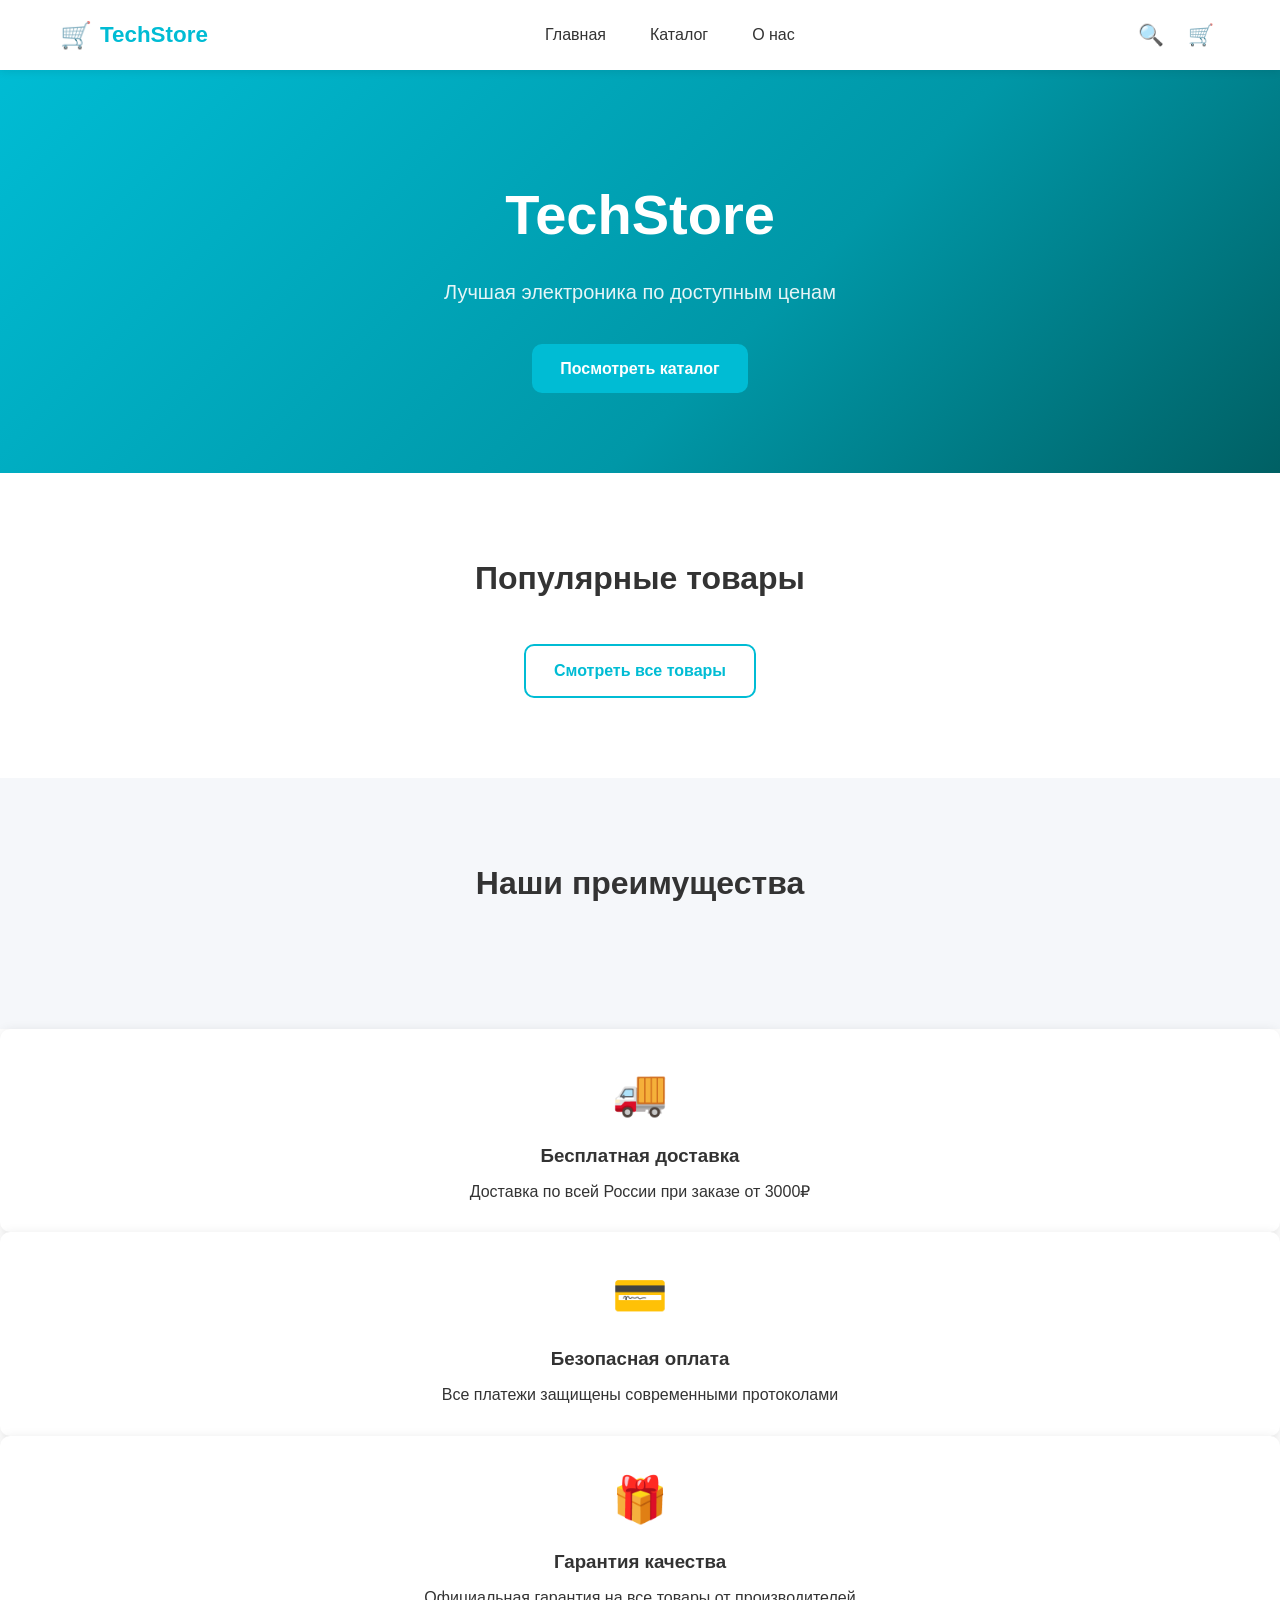
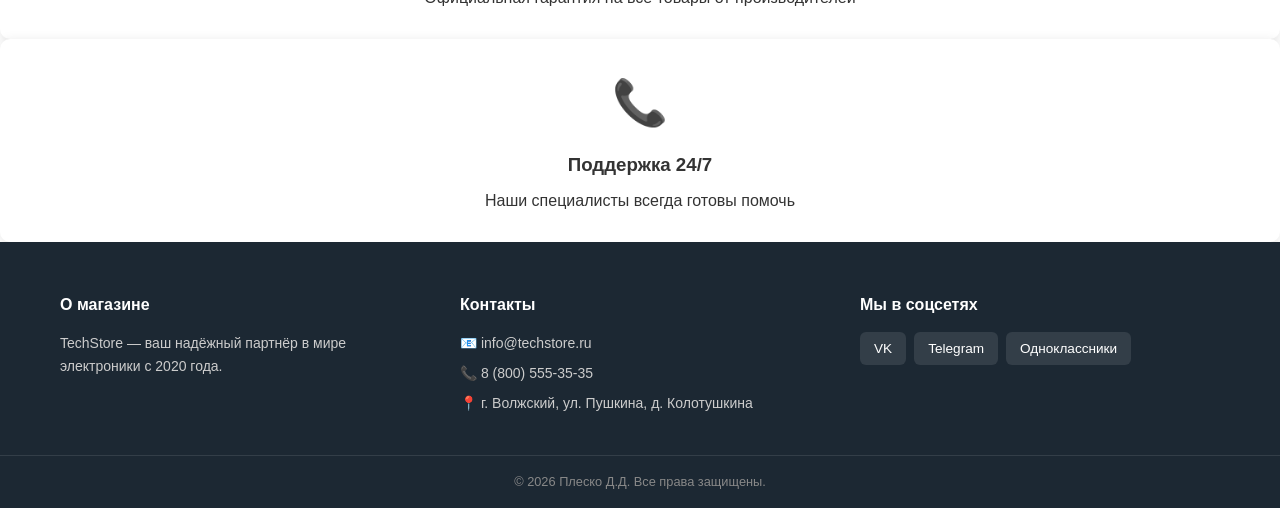
<file: index.html>
<!-- index.html -->
<!DOCTYPE html>
<html lang="ru-RU">
<head>
    <meta charset="UTF-8">
    <meta name="viewport" content="width=device-width, initial-scale=1.0">
    <title>TechStore — Интернет-магазин электроники</title>
    <link rel="stylesheet" href="css/reset.css">
    <link rel="stylesheet" href="css/style.css">
</head>
<body>
    <header class="header">
        <div class="container header_inner">
            <a href="index.html" class="logo">
                <span class="logo_icon">🛒</span>
                <span class="logo_text">TechStore</span>
            </a>
            <nav class="nav">
                <ul class="nav_list">
                    <li class="nav_item">
                        <a href="index.html" class="nav_link">Главная</a>
                    </li>
                    <li class="nav_item">

                        <a href="catalog.html" class="nav_link">Каталог</a>
                    </li>
                    <li class="nav_item">
                        <a href="about.html" class="nav_link">О нас</a>
                    </li>
                </ul>
            </nav>
            <div class="header_icons">
                <a href="#" class="icon-btn" title="Поиск">🔍</a>
                <a href="#" class="icon-btn" title="Корзина">🛒</a>
            </div>
        </div>
    </header>


    <section class="hero">
        <div class="container">
            <h1 class="hero_title">TechStore</h1>
            <p class="hero_subtitle">Лучшая электроника по доступным ценам</p>
            <a href="catalog.html" class="btn btn-primary">Посмотреть каталог</a>
        </div>
    </section>

    <section class="popular">
        <div class="container">
            <h2 class="section-title">Популярные товары</h2>
            <div class="products-grid products-grid-3">
            </div>
            <div class="section-btn-wrap">
                <a href="catalog.html" class="btn btn-outline">Смотреть все товары</a>
            </div>
        </div>
    </section>

    <section class="advantages">
        <div class="container">
            <h2 class="section-title">Наши преимущества</h2>
            <div class="advantages_grid">
            </div>
        </div>
    </section>

    <div class="advantage-card">
    <div class="advantage-card_icon">🚚</div>
        <h3 class="advantage-card_title">Бесплатная доставка</h3>
        <p>Доставка по всей России при заказе от 3000₽</p>
    </div>
    <div class="advantage-card">
        <div class="advantage-card_icon">💳</div>
        <h3 class="advantage-card_title">Безопасная оплата</h3>
        <p>Все платежи защищены современными протоколами</p>
    </div>
        <div class="advantage-card">
            <div class="advantage-card_icon">🎁</div>
                <h3 class="advantage-card_title">Гарантия качества</h3>
                <p>Официальная гарантия на все товары от производителей</p>
        </div>
        <div class="advantage-card">
            <div class="advantage-card_icon">📞</div>
            <h3 class="advantage-card_title">Поддержка 24/7</h3>
            <p>Наши специалисты всегда готовы помочь</p>
        </div>

    <footer class="footer">
    <div class="container footer_inner">
 
        <div class="footer_col">
            <h4 class="footer_heading">О магазине</h4>
            <p class="footer_text">TechStore — ваш надёжный партнёр в мире электроники с 2020 года.</p>
        </div>
 
        <div class="footer_col">
            <h4 class="footer_heading">Контакты</h4>
            <ul class="footer_contacts">
                <li>📧 info@techstore.ru</li>
                <li>📞 8 (800) 555-35-35</li>
                <li>📍 г. Волжский, ул. Пушкина, д. Колотушкина</li>
            </ul>
        </div>
 
        <div class="footer_col">
            <h4 class="footer_heading">Мы в соцсетях</h4>
            <div class="footer_socials">
                <a href="#" class="social-btn">VK</a>
                <a href="#" class="social-btn">Telegram</a>
                <a href="#" class="social-btn">Одноклассники</a>
            </div>
        </div>
 
    </div>
    <div class="footer_copy">
        <p>© 2026 Плеско Д.Д. Все права защищены.</p>
    </div>
</footer>
 
</body>
</html>
</file>
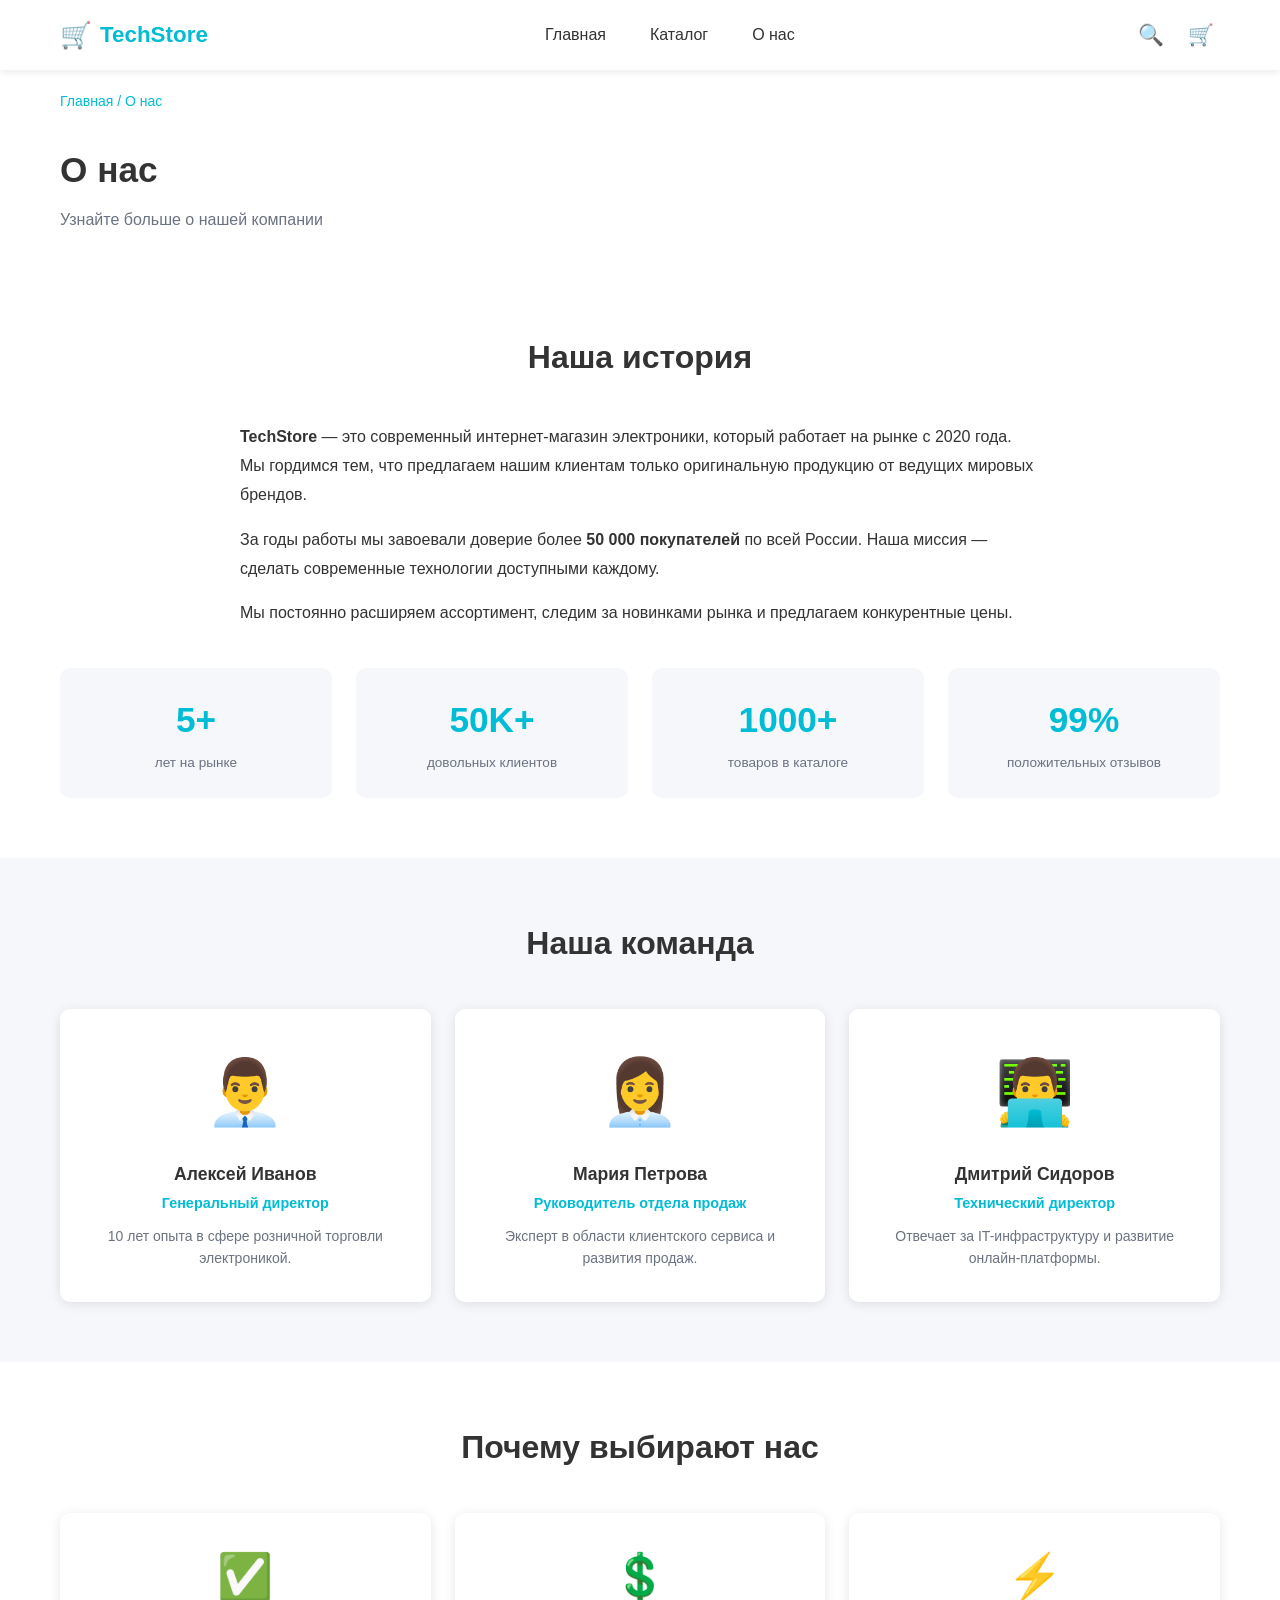
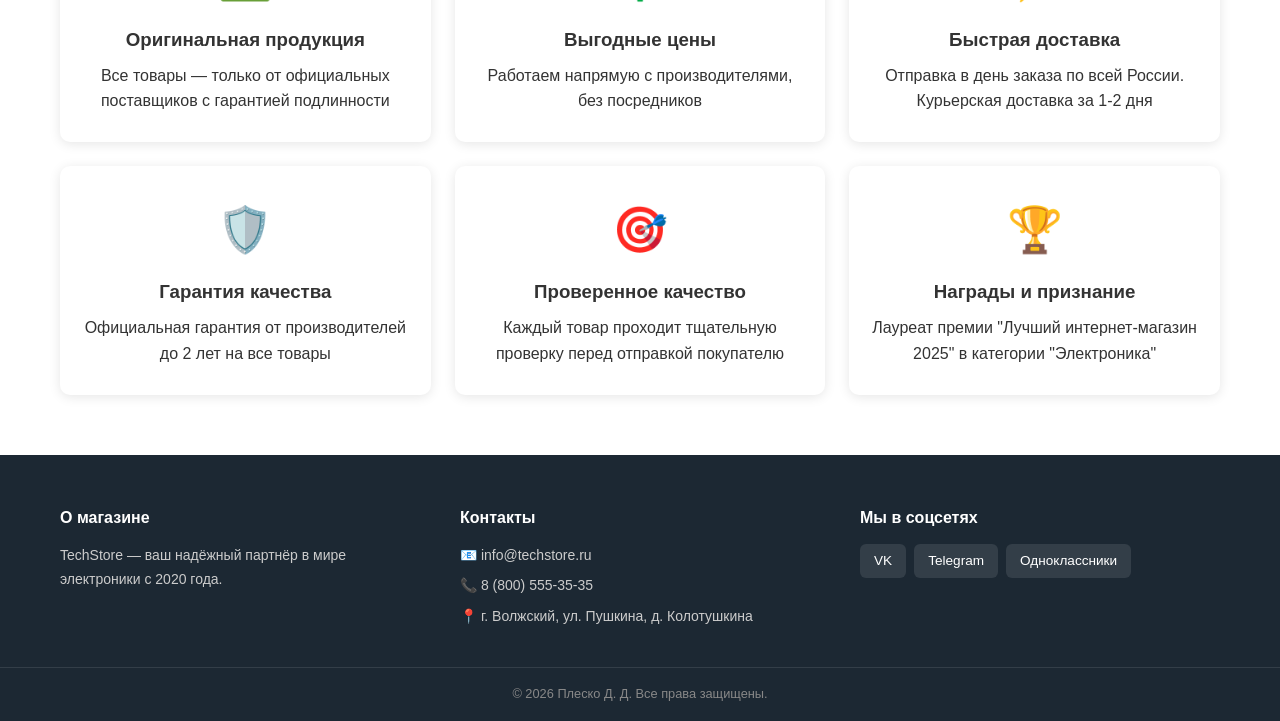
<file: about.html>
<!DOCTYPE html>
<html lang="ru">
<head>
    <meta charset="UTF-8">
    <meta name="viewport" content="width=device-width, initial-scale=1.0">
    <title>О нас — TechStore</title>
    <link rel="stylesheet" href="css/reset.css">
    <link rel="stylesheet" href="css/style.css">
</head>
<body>
 
    <header class="header">
        <div class="container header_inner">
            <a href="index.html" class="logo">
                <span class="logo_icon">🛒</span>
                <span class="logo_text">TechStore</span>
            </a>
            <nav class="nav">
                <ul class="nav_list">
                    <li class="nav_item"><a href="index.html" class="nav_link">Главная</a></li>
                    <li class="nav_item"><a href="catalog.html" class="nav_link">Каталог</a></li>
                    <li class="nav_item"><a href="about.html" class="nav_link nav__link--active">О нас</a></li>
                </ul>
            </nav>
            <div class="header_icons">
                <a href="#" class="icon-btn">🔍</a>
                <a href="#" class="icon-btn">🛒</a>
            </div>
        </div>
    </header>
 
    <main>
        <div class="container">
            <nav class="breadcrumb">
                <a href="index.html">Главная</a>
                <span> / </span>
                <span>О нас</span>
            </nav>
            <h1 class="page-title">О нас</h1>
            <p class="page-subtitle">Узнайте больше о нашей компании</p>
        </div>
 
        <section class="about-story">
            <div class="container">
                <h2 class="section-title">Наша история</h2>
                <div class="about-story_text">
                    <p><strong>TechStore</strong> — это современный интернет-магазин электроники, который работает на рынке с 2020 года. Мы гордимся тем, что предлагаем нашим клиентам только оригинальную продукцию от ведущих мировых брендов.</p>
                    <p>За годы работы мы завоевали доверие более <strong>50 000 покупателей</strong> по всей России. Наша миссия — сделать современные технологии доступными каждому.
                    </p>
                    <p>Мы постоянно расширяем ассортимент, следим за новинками рынка и предлагаем конкурентные цены.</p>
                </div>
 
                <div class="stats-grid">
                    <div class="stat-item">
                        <span class="stat-item_number">5+</span>
                        <span class="stat-item_label">лет на рынке</span>
                    </div>
                    <div class="stat-item">
                        <span class="stat-item_number">50K+</span>
                        <span class="stat-item_label">довольных клиентов</span>
                    </div>
                    <div class="stat-item">
                        <span class="stat-item_number">1000+</span>
                        <span class="stat-item_label">товаров в каталоге</span>
                    </div>
                    <div class="stat-item">
                        <span class="stat-item_number">99%</span>
                        <span class="stat-item_label">положительных отзывов</span>
                    </div>
                </div>
            </div>
        </section>
 
        <section class="team">
            <div class="container">
                <h2 class="section-title">Наша команда</h2>
                <div class="team_grid">
                    <div class="team-card">
                        <div class="team-card_avatar">👨‍💼</div>
                        <h3 class="team-card_name">Алексей Иванов</h3>
                        <p class="team-card_role">Генеральный директор</p>
                        <p class="team-card_desc">10 лет опыта в сфере розничной торговли электроникой.</p>
                    </div>
                    <div class="team-card">
                        <div class="team-card_avatar">👩‍💼</div>
                        <h3 class="team-card_name">Мария Петрова</h3>
                        <p class="team-card_role">Руководитель отдела продаж</p>
                        <p class="team-card_desc">Эксперт в области клиентского сервиса и развития продаж.</p>
                    </div>
                    <div class="team-card">
                        <div class="team-card_avatar">👨‍💻</div>
                        <h3 class="team-card_name">Дмитрий Сидоров</h3>
                        <p class="team-card_role">Технический директор</p>
                        <p class="team-card_desc">Отвечает за IT-инфраструктуру и развитие онлайн-платформы.</p>
                    </div>
                </div>
            </div>
        </section>

        <section class="why-us">
            <div class="container">
                <h2 class="section-title">Почему выбирают нас</h2>
                <div class="why-us_grid">
                    <div class="why-card">
                        <div class="why-card_icon">✅</div>
                        <h3 class="why-card_title">Оригинальная продукция</h3>
                        <p>Все товары — только от официальных поставщиков с гарантией подлинности</p>
                    </div>
                    <div class="why-card">
                        <div class="why-card_icon">💲</div>
                        <h3 class="why-card_title">Выгодные цены</h3>
                        <p>Работаем напрямую с производителями, без посредников</p>
                    </div>
                    <div class="why-card">
                        <div class="why-card_icon">⚡</div>
                        <h3 class="why-card_title">Быстрая доставка</h3>
                        <p>Отправка в день заказа по всей России. Курьерская доставка за 1-2 дня</p>
                    </div>
                    <div class="why-card">
                        <div class="why-card_icon">🛡️</div>
                        <h3 class="why-card_title">Гарантия качества</h3>
                        <p>Официальная гарантия от производителей до 2 лет на все товары</p>
                    </div>
                    <div class="why-card">
                        <div class="why-card_icon">🎯</div>
                        <h3 class="why-card_title">Проверенное качество</h3>
                        <p>Каждый товар проходит тщательную проверку перед отправкой покупателю</p>
                    </div>
                    <div class="why-card">
                        <div class="why-card_icon">🏆</div>
                        <h3 class="why-card_title">Награды и признание</h3>
                        <p>Лауреат премии "Лучший интернет-магазин 2025" в категории "Электроника"</p>
                    </div>
                </div>
            </div>
        </section>
    </main>
 
    <footer class="footer">
    <div class="container footer_inner">
 
        <div class="footer_col">
            <h4 class="footer_heading">О магазине</h4>
            <p class="footer_text">TechStore — ваш надёжный партнёр в мире электроники с 2020 года.</p>
        </div>
 
        <div class="footer_col">
            <h4 class="footer_heading">Контакты</h4>
            <ul class="footer_contacts">
                <li>📧 info@techstore.ru</li>
                <li>📞 8 (800) 555-35-35</li>
                <li>📍 г. Волжский, ул. Пушкина, д. Колотушкина</li>
            </ul>
        </div>
 
        <div class="footer_col">
            <h4 class="footer_heading">Мы в соцсетях</h4>
            <div class="footer_socials">
                <a href="#" class="social-btn">VK</a>
                <a href="#" class="social-btn">Telegram</a>
                <a href="#" class="social-btn">Одноклассники</a>
            </div>
        </div>
 
    </div>
    <div class="footer_copy">
        <p>© 2026 Плеско Д. Д. Все права защищены.</p>
    </div>
</footer>
 
</body>
</html>
</file>
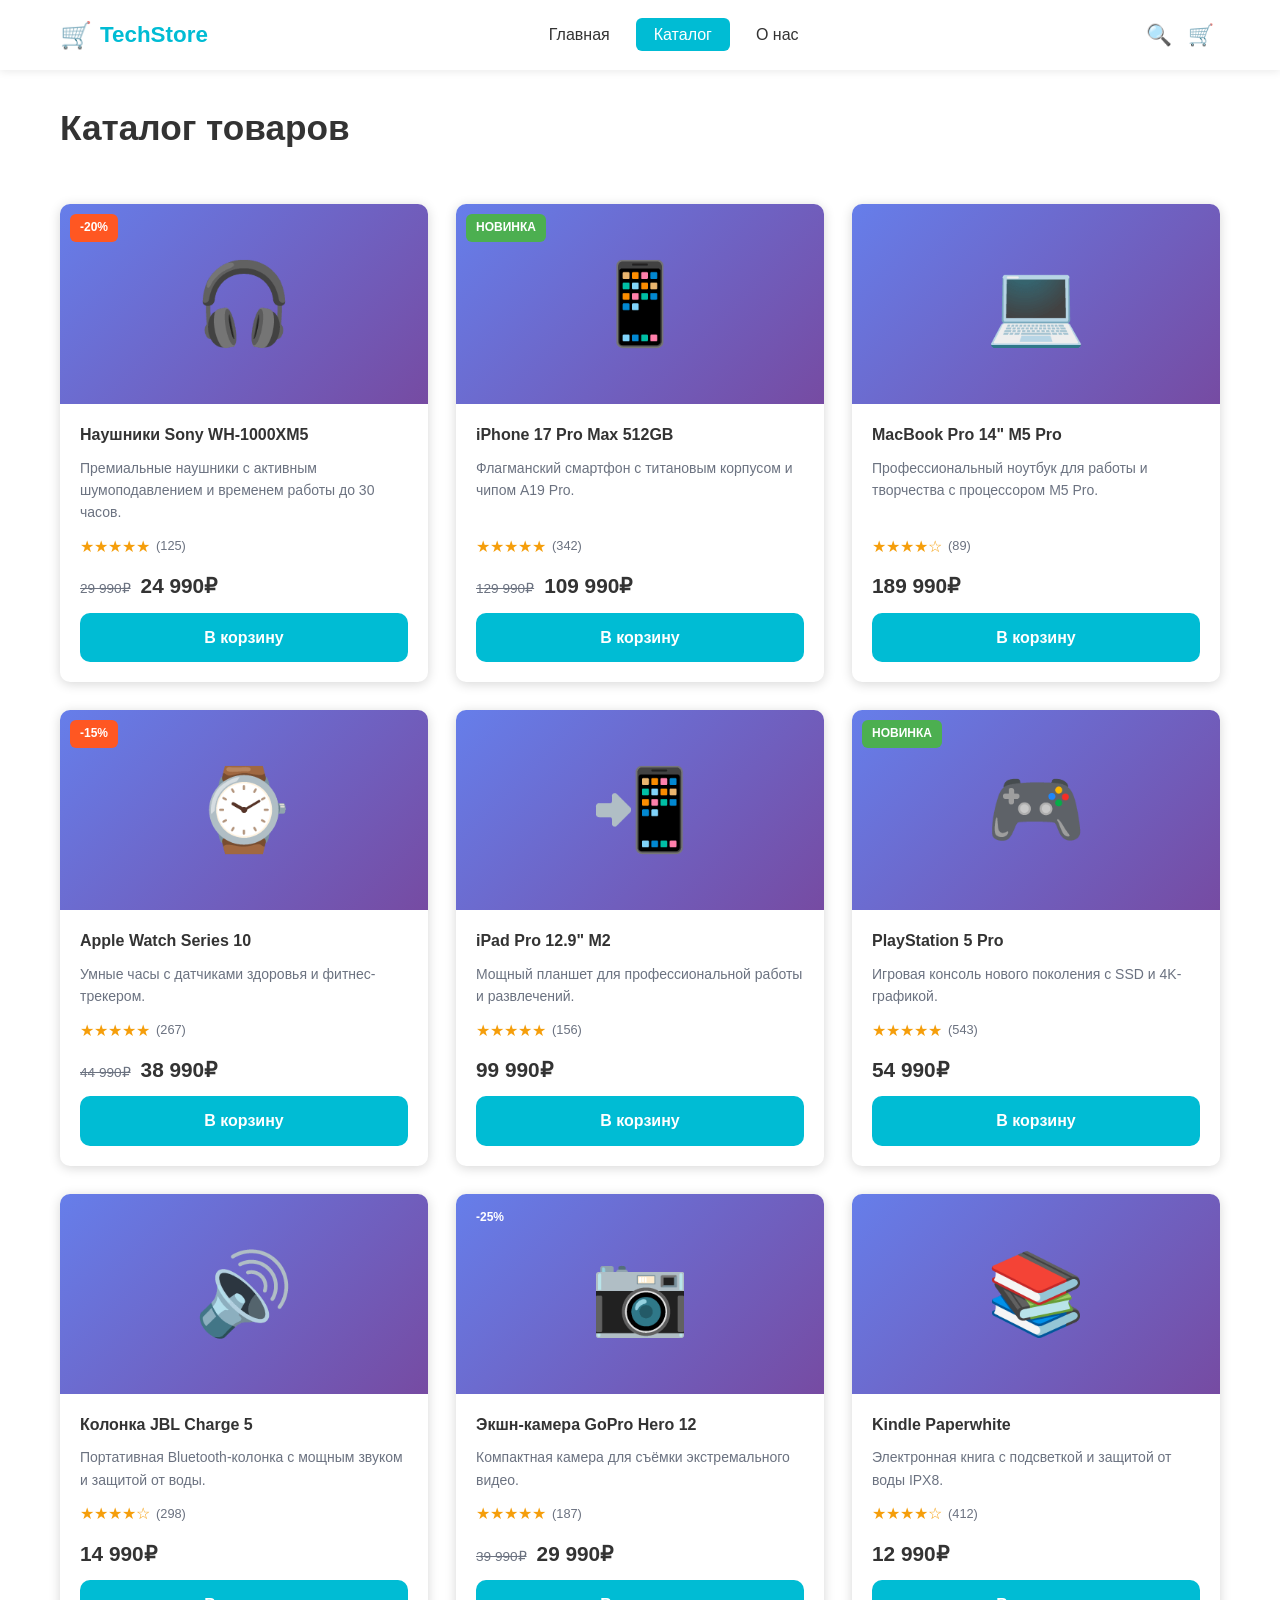
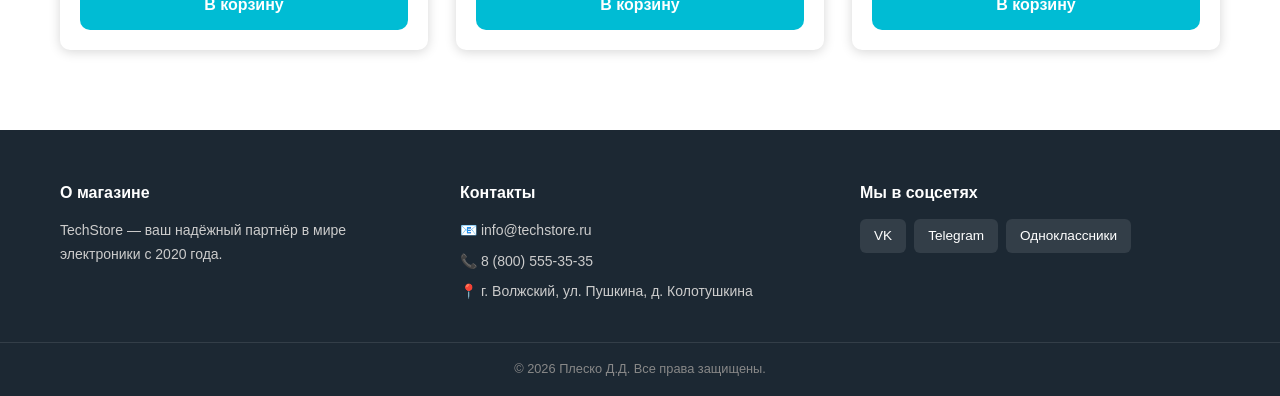
<file: catalog.html>
<!DOCTYPE html>
<html lang="ru-RU">
<head>
    <meta charset="UTF-8">
    <meta name="viewport" content="width=device-width, initial-scale=1.0">
    <title>Каталог товаров — TechStore</title>
    <link rel="stylesheet" href="css/reset.css">
    <link rel="stylesheet" href="css/style.css">
</head>
<body>
 
    <header class="header">
        <div class="container header_inner">
            <a href="index.html" class="logo">
                <span class="logo_icon">🛒</span>
                <span class="logo_text">TechStore</span>
            </a>
            <nav class="nav">
                <ul class="nav_list">
                    <li class="nav_item"><a href="index.html" class="nav_link">Главная</a></li>
                    <li class="nav_item"><a href="catalog.html" class="nav_link nav_link-active">Каталог</a></li>
                    <li class="nav_item"><a href="about.html" class="nav_link">О нас</a></li>
                </ul>
            </nav>
            <div class="header__icons">
                <a href="#" class="icon-btn">🔍</a>
                <a href="#" class="icon-btn">🛒</a>
            </div>
        </div>
    </header>
 
    <main>
        <div class="container">
            <h1 class="page-title">Каталог товаров</h1>
        </div>
 
        <section class="catalog-section">
            <div class="container">
                <div class="products-grid">
 
                    <!-- 1 -->
                    <article class="product-card">
                        <div class="product-card_img-wrap">
                            <span class="badge badge-sale">-20%</span>
                            <div class="product-card_img-placeholder">🎧</div>
                        </div>
                        <div class="product-card_body">
                            <h3 class="product-card_title">Наушники Sony WH-1000XM5</h3>
                            <p class="product-card_desc">Премиальные наушники с активным шумоподавлением и временем работы до 30 часов.</p>
                            <div class="product-card_rating">
                                <span class="stars">★★★★★</span>
                                <span class="rating-count">(125)</span>
                            </div>
                            <div class="product-card_price-block">
                                <span class="price-old">29 990₽</span>
                                <span class="price-current">24 990₽</span>
                            </div>
                            <a href="#" class="btn btn-primary btn-full">В корзину</a>
                        </div>
                    </article>
 
                    <!-- 2 -->
                    <article class="product-card">
                        <div class="product-card_img-wrap">
                            <span class="badge badge-new">НОВИНКА</span>
                            <div class="product-card_img-placeholder">📱</div>
                        </div>
                        <div class="product-card_body">
                            <h3 class="product-card_title">iPhone 17 Pro Max 512GB</h3>
                            <p class="product-card_desc">Флагманский смартфон с титановым корпусом и чипом A19 Pro.</p>
                            <div class="product-card_rating">
                                <span class="stars">★★★★★</span>
                                <span class="rating-count">(342)</span>
                            </div>
                            <div class="product-card_price-block">
                                <span class="price-old">129 990₽</span>
                                <span class="price-current">109 990₽</span>
                            </div>
                            <a href="#" class="btn btn-primary btn-full">В корзину</a>
                        </div>
                    </article>
 
                    <!-- 3 -->
                    <article class="product-card">
                        <div class="product-card_img-wrap">
                            <div class="product-card_img-placeholder">💻</div>
                        </div>
                        <div class="product-card_body">
                            <h3 class="product-card_title">MacBook Pro 14" M5 Pro</h3>
                            <p class="product-card_desc">Профессиональный ноутбук для работы и творчества с процессором M5 Pro.</p>
                            <div class="product-card_rating">
                                <span class="stars">★★★★☆</span>
                                <span class="rating-count">(89)</span>
                            </div>
                            <div class="product-card_price-block">
                                <span class="price-current">189 990₽</span>
                            </div>
                            <a href="#" class="btn btn-primary btn-full">В корзину</a>
                        </div>
                    </article>
 
                    <!-- 4 -->
                    <article class="product-card">
                        <div class="product-card_img-wrap">
                            <span class="badge badge-sale">-15%</span>
                            <div class="product-card_img-placeholder">⌚</div>
                        </div>
                        <div class="product-card_body">
                            <h3 class="product-card_title">Apple Watch Series 10</h3>
                            <p class="product-card_desc">Умные часы с датчиками здоровья и фитнес-трекером.</p>
                            <div class="product-card_rating">
                                <span class="stars">★★★★★</span>
                                <span class="rating-count">(267)</span>
                            </div>
                            <div class="product-card_price-block">
                                <span class="price-old">44 990₽</span>
                                <span class="price-current">38 990₽</span>
                            </div>
                            <a href="#" class="btn btn-primary btn-full">В корзину</a>
                        </div>
                    </article>
 
                    <!-- 5 -->
                    <article class="product-card">
                        <div class="product-card_img-wrap">
                            <div class="product-card_img-placeholder">📲</div>
                        </div>
                        <div class="product-card_body">
                            <h3 class="product-card_title">iPad Pro 12.9" M2</h3>
                            <p class="product-card_desc">Мощный планшет для профессиональной работы и развлечений.</p>
                            <div class="product-card_rating">
                                <span class="stars">★★★★★</span>
                                <span class="rating-count">(156)</span>
                            </div>
                            <div class="product-card_price-block">
                                <span class="price-current">99 990₽</span>
                            </div>
                            <a href="#" class="btn btn-primary btn-full">В корзину</a>
                        </div>
                    </article>
 
                    <!-- 6 -->
                    <article class="product-card">
                        <div class="product-card_img-wrap">
                            <span class="badge badge-new">НОВИНКА</span>
                            <div class="product-card_img-placeholder">🎮</div>
                        </div>
                        <div class="product-card_body">
                            <h3 class="product-card_title">PlayStation 5 Pro</h3>
                            <p class="product-card_desc">Игровая консоль нового поколения с SSD и 4K-графикой.</p>
                            <div class="product-card_rating">
                                <span class="stars">★★★★★</span>
                                <span class="rating-count">(543)</span>
                            </div>
                            <div class="product-card_price-block">
                                <span class="price-current">54 990₽</span>
                            </div>
                            <a href="#" class="btn btn-primary btn-full">В корзину</a>
                        </div>
                    </article>
 
                    <!-- 7 -->
                    <article class="product-card">
                        <div class="product-card_img-wrap">
                            <div class="product-card_img-placeholder">🔊</div>
                        </div>
                        <div class="product-card_body">
                            <h3 class="product-card_title">Колонка JBL Charge 5</h3>
                            <p class="product-card_desc">Портативная Bluetooth-колонка с мощным звуком и защитой от воды.</p>
                            <div class="product-card_rating">
                                <span class="stars">★★★★☆</span>
                                <span class="rating-count">(298)</span>
                            </div>
                            <div class="product-card_price-block">
                                <span class="price-current">14 990₽</span>
                            </div>
                            <a href="#" class="btn btn-primary btn-full">В корзину</a>
                        </div>
                    </article>
 
                    <!-- 8 -->
                    <article class="product-card">
                        <div class="product-card_img-wrap">
                            <span class="badge badge--sale">-25%</span>
                            <div class="product-card_img-placeholder">📷</div>
                        </div>
                        <div class="product-card_body">
                            <h3 class="product-card_title">Экшн-камера GoPro Hero 12</h3>
                            <p class="product-card_desc">Компактная камера для съёмки экстремального видео.</p>
                            <div class="product-card_rating">
                                <span class="stars">★★★★★</span>
                                <span class="rating-count">(187)</span>
                            </div>
                            <div class="product-card_price-block">
                                <span class="price-old">39 990₽</span>
                                <span class="price-current">29 990₽</span>
                            </div>
                            <a href="#" class="btn btn-primary btn-full">В корзину</a>
                        </div>
                    </article>
 
                    <!-- 9 -->
                    <article class="product-card">
                        <div class="product-card_img-wrap">
                            <div class="product-card_img-placeholder">📚</div>
                        </div>
                        <div class="product-card_body">
                            <h3 class="product-card_title">Kindle Paperwhite</h3>
                            <p class="product-card_desc">Электронная книга с подсветкой и защитой от воды IPX8.</p>
                            <div class="product-card_rating">
                                <span class="stars">★★★★☆</span>
                                <span class="rating-count">(412)</span>
                            </div>
                            <div class="product-card_price-block">
                                <span class="price-current">12 990₽</span>
                            </div>
                            <a href="#" class="btn btn-primary btn-full">В корзину</a>
                        </div>
                    </article>
                </div>
            </div>
        </section>
    </main>
 
    <footer class="footer">
    <div class="container footer_inner">
 
        <div class="footer_col">
            <h4 class="footer_heading">О магазине</h4>
            <p class="footer_text">TechStore — ваш надёжный партнёр в мире электроники с 2020 года.</p>
        </div>
 
        <div class="footer_col">
            <h4 class="footer_heading">Контакты</h4>
            <ul class="footer_contacts">
                <li>📧 info@techstore.ru</li>
                <li>📞 8 (800) 555-35-35</li>
                <li>📍 г. Волжский, ул. Пушкина, д. Колотушкина</li>
            </ul>
        </div>
 
        <div class="footer_col">
            <h4 class="footer_heading">Мы в соцсетях</h4>
            <div class="footer_socials">
                <a href="#" class="social-btn">VK</a>
                <a href="#" class="social-btn">Telegram</a>
                <a href="#" class="social-btn">Одноклассники</a>
            </div>
        </div>
 
    </div>
    <div class="footer_copy">
        <p>© 2026 Плеско Д.Д. Все права защищены.</p>
    </div>
</footer>
</body>
</html>
</file>
<file: css/style.css>
.container {
    max-width: 1200px;
    margin: 0 auto;
    padding: 0 20px;
}
 
.section-title {
    font-size: 2rem;
    font-weight: 700;
    text-align: center;
    margin-bottom: 40px;
    color: #333333;
}
 
.page-title {
    font-size: 2.2rem;
    font-weight: 700;
    margin: 30px 0 8px;
}
 
.page-subtitle {
    color: #6B7280;
    margin-bottom: 40px;
}

.btn {
    display: inline-block;
    padding: 12px 28px;
    border-radius: 10px;
    font-size: 1rem;
    font-weight: 600;
    transition: background 0.25s ease, transform 0.25s ease,
                box-shadow 0.25s ease;
    cursor: pointer;
}
 
.btn-primary {
    background: #00BCD4;
    color: #FFFFFF;
}
.btn-primary:hover {
    background: #0097A7;
    transform: translateY(-2px);
    box-shadow: 0 4px 14px rgba(0,188,212,.40);
}
 
.btn-outline {
    background: transparent;
    color: #00BCD4;
    border: 2px solid #00BCD4;
}
.btn-outline:hover {
    background: #00BCD4;
    color: #FFFFFF;
}
 
.btn-full { width: 100%; text-align: center; }

.header {
    background: #FFFFFF;
    box-shadow: 0 2px 8px rgba(0,0,0,.08);
    position: sticky;
    top: 0;
    z-index: 100;
}
 
.header_inner {
    display: flex;
    align-items: center;
    justify-content: space-between;
    height: 70px;
}
 
.logo {
    display: flex;
    align-items: center;
    gap: 8px;
    font-size: 1.4rem;
    font-weight: 700;
    color: #00BCD4;
}
.logo_icon { font-size: 1.6rem; }
 
.nav_list {
    display: flex;
    gap: 8px;
}
 
.nav_link {
    padding: 8px 18px;
    border-radius: 6px;
    font-weight: 500;
    color: #333333;
    transition: background 0.25s ease, color 0.25s ease;
}
.nav_link:hover {
    background: #F5F7FA;
    color: #00BCD4;
}
.nav_link-active {
    background: #00BCD4;
    color: #FFFFFF !important;
}
 
.header_icons {
    display: flex;
    gap: 12px;
}
.icon-btn {
    font-size: 1.3rem;
    padding: 6px;
    border-radius: 6px;
    transition: background 0.25s ease;
}
.icon-btn:hover { background: #F5F7FA; }
.hero {
    background: linear-gradient(135deg, #00BCD4 0%, #0097A7 60%, #006064 100%);
    color: #FFFFFF;
    padding: 100px 0 80px;
    text-align: center;
}
.hero_title {
    font-size: 3.5rem;
    font-weight: 800;
    margin-bottom: 16px;
}
.hero_subtitle {
    font-size: 1.25rem;
    margin-bottom: 36px;
    opacity: .9;
}
.popular {
    padding: 80px 0;
    background: #FFFFFF;
}
.products-grid--3 {
    display: grid;
    grid-template-columns: repeat(3, 1fr);
    gap: 24px;
    margin-bottom: 40px;
}
.section-btn-wrap {
    text-align: center;
}
.advantages {
    padding: 80px 0;
    background: #F5F7FA;
}
.advantages_grid {
    display: grid;
    grid-template-columns: repeat(4, 1fr);
    gap: 24px;
}
.advantage-card {
    background: #FFFFFF;
    border-radius: 10px;
    padding: 28px 20px;
    text-align: center;
    box-shadow: 0 2px 12px rgba(0, 0, 0,.10);
    transition: transform 0.25s ease, box-shadow 0.25s ease;
}
.advantage-card:hover {
    transform: translateY(-4px);
    box-shadow: 0 8px 24px rgba(0,0,0,.16);
}
.advantage-card_icon { font-size: 2.8rem; margin-bottom: 12px; }
.advantage-card_title { font-weight: 700; margin-bottom: 8px; }
.catalog-section {
    padding: 40px 0 80px;
}
.products-grid {
    display: grid;
    grid-template-columns: repeat(3, 1fr);
    gap: 28px;
}
.product-card {
    background: #FFFFFF;
    border-radius: 10px;
    box-shadow: 0 2px 12px rgba(0,0,0,.16);
    overflow: hidden;
    display: flex;
    flex-direction: column;
    transition: transform 0.25s ease, box-shadow 0.25s ease;
}
 
.product-card_img-wrap {
    position: relative;
    background: linear-gradient(135deg, #667eea 0%, #764ba2 100%);
    height: 200px;
    display: flex;
    align-items: center;
    justify-content: center;
}
 
.product-card_img-placeholder {
    font-size: 5rem;
}
 
.product-card_body {
    padding: 20px;
    display: flex;
    flex-direction: column;
    flex: 1;
    gap: 10px;
}
 
.product-card_title {
    font-size: 1rem;
    font-weight: 700;
    line-height: 1.4;
}
 
.product-card_desc {
    font-size: .875rem;
    color: #6B7280;
    flex: 1;
}
 
.product-card_rating {
    display: flex;
    align-items: center;
    gap: 6px;
}
.stars { color: #F59E0B; font-size: 1rem; }
.rating-count { font-size: .8rem; color: #6B7280; }
 
.product-card_price-block {
    display: flex;
    align-items: baseline;
    gap: 10px;
}
.price-old {
    font-size: .85rem;
    color: #6B7280;
    text-decoration: line-through;
}
.price-current {
    font-size: 1.3rem;
    font-weight: 800;
    color: #333333;
}
.badge {
    position: absolute;
    top: 10px;
    left: 10px;
    padding: 4px 10px;
    border-radius: 6px;
    font-size: .75rem;
    font-weight: 700;
    color: #FFFFFF;
}
.badge-sale { background: #FF5722; }
.badge-new  { background: #4CAF50; }
.product-card:hover {
    transform: translateY(-6px);
    box-shadow: 0 8px 24px rgba(0,0,0,.16);
}
.product-card_img-placeholder {
    transition: transform 0.25s ease;
}
.product-card:hover .product-card_img-placeholder {
    transform: scale(1.12);
}
.product-card .btn-primary:hover {
    letter-spacing: 0.03em;
}
.team-card {
    background: #FFFFFF;
    border-radius: 10px;
    padding: 32px 24px;
    text-align: center;
    box-shadow: 0 2px 12px rgba(0, 0, 0,.10);
    transition: transform 0.25s ease, box-shadow 0.25s ease;
}
.team-card:hover {
    transform: translateY(-4px);
    box-shadow: 0 8px 24px rgba(0,0,0,.16);
}
.team-card_avatar { font-size: 4rem; margin-bottom: 16px; }
.team-card_name   { font-size: 1.1rem; font-weight: 700; margin-bottom: 4px; }
.team-card_role   { color: #00BCD4; font-weight: 600;
                     font-size: .9rem; margin-bottom: 10px; }
.team-card_desc   { font-size: .875rem; color: #6B7280; }

.why-card {
    background: #FFFFFF;
    border-radius: 10px;
    padding: 28px 20px;
    text-align: center;
    box-shadow: 0 2px 12px rgba(0, 0, 0,.10);
    transition: transform 0.25px, box-shadow 0.25px;
}
.why-card:hover {
    transform: translateY(-4px);
    box-shadow: 0 8px 24px rgba(0,0,0,.16);
}
.why-card_icon  { font-size: 2.8rem; margin-bottom: 12px; }
.why-card_title { font-weight: 700; margin-bottom: 8px; }
@media (max-width: 1199px) {
    .products-grid,
    .products-grid--3 {
        grid-template-columns: repeat(2, 1fr);
    }
    .advantages_grid {
        grid-template-columns: repeat(2, 1fr);
    }
    .team_grid     { grid-template-columns: repeat(2, 1fr); }
    .why-us_grid   { grid-template-columns: repeat(2, 1fr); }
    .stats-grid     { grid-template-columns: repeat(2, 1fr); }
    .hero_title    { font-size: 2.8rem; }
}
@media (max-width: 767px) {
    .header_inner { flex-wrap: wrap; height: auto; padding: 12px 0; gap: 12px; }
    .nav_list     { gap: 4px; }
    .nav_link     { padding: 6px 12px; font-size: .9rem; }
    .hero          { padding: 70px 0 60px; }
    .hero_title   { font-size: 2.2rem; }
    .section-title { font-size: 1.6rem; }
    .products-grid,
    .products-grid-3 { grid-template-columns: repeat(2, 1fr); gap: 16px; }
    .advantages_grid { grid-template-columns: repeat(2, 1fr); }
    .team_grid       { grid-template-columns: 1fr; max-width: 360px; margin: 0 auto; }
    .why-us_grid     { grid-template-columns: repeat(2, 1fr); }
    .stats-grid       { grid-template-columns: repeat(2, 1fr); }
}
@media (max-width: 575px) {
    .container { padding: 0 12px; }
    .header_inner {
        flex-direction: column;
        align-items: flex-start;
        gap: 8px;
        padding: 10px 0;
    }
    .header_icons { position: absolute; top: 18px; right: 12px; }
    .nav_list     { flex-wrap: wrap; gap: 4px; }
    .nav_link     { padding: 6px 10px; font-size: .85rem; }
    .hero          { padding: 50px 0 40px; }
    .hero_title   { font-size: 1.8rem; }
    .hero_subtitle { font-size: 1rem; }
    .products-grid,
    .products-grid-3,
    .advantages_grid,
    .why-us_grid { grid-template-columns: 1fr; }
    .section-title { font-size: 1.4rem; margin-bottom: 24px; }
    .stats-grid    { grid-template-columns: repeat(2, 1fr); }
    .product-card_img-wrap { height: 160px; }
}
.footer {
    background: #1C2833;
    color: #ccc;
    padding-top: 50px;
}
.footer_inner {
    display: flex;
    gap: 40px;
    padding-bottom: 40px;
    flex-wrap: wrap;
}
.footer_col { flex: 1; min-width: 180px; }
.footer_heading {
    color: #FFFFFF;
    font-size: 1rem;
    font-weight: 700;
    margin-bottom: 14px;
}
.footer_text { font-size: .875rem; line-height: 1.7; }
.footer_contacts { display: flex; flex-direction: column; gap: 8px; font-size: .875rem; }
.footer_socials { display: flex; gap: 8px; flex-wrap: wrap; }
.social-btn {
    padding: 6px 14px;
    background: rgba(255,255,255,.1);
    border-radius: 6px;
    color: #FFFFFF;
    font-size: .85rem;
    transition: background 0.25s ease;
}
.social-btn:hover { background: #00BCD4; }
.footer_copy {
    border-top: 1px solid rgba(255,255,255,.1);
    padding: 16px 0;
    text-align: center;
    font-size: .8rem;
    color: #888;
}
.breadcrumb {
    font-size: .875rem;
    color: #00BCD4;
    margin-top: 20px;
}
.breadcrumb a { color: #00BCD4; }
.breadcrumb a:hover { text-decoration: underline; }
 
.about-story { padding: 60px 0; background: #FFFFFF; }
.about-story_text { max-width: 800px; margin: 0 auto 40px; }
.about-story_text p { margin-bottom: 16px; line-height: 1.8; }
 
.stats-grid {
    display: grid;
    grid-template-columns: repeat(4, 1fr);
    gap: 24px;
    margin-top: 40px;
}
.stat-item {
    text-align: center;
    padding: 24px 16px;
    background: #F5F7FA;
    border-radius: 10px;
}
.stat-item_number {
    display: block;
    font-size: 2.2rem;
    font-weight: 800;
    color: #00BCD4;
}
.stat-item_label { font-size: .85rem; color: #6B7280; }
 
.team { padding: 60px 0; background: #F5F7FA; }
.team_grid {
    display: grid;
    grid-template-columns: repeat(3, 1fr);
    gap: 24px;
}
 
.why-us { padding: 60px 0; background: #FFFFFF; }
.why-us_grid {
    display: grid;
    grid-template-columns: repeat(3, 1fr);
    gap: 24px;
}
</file>
